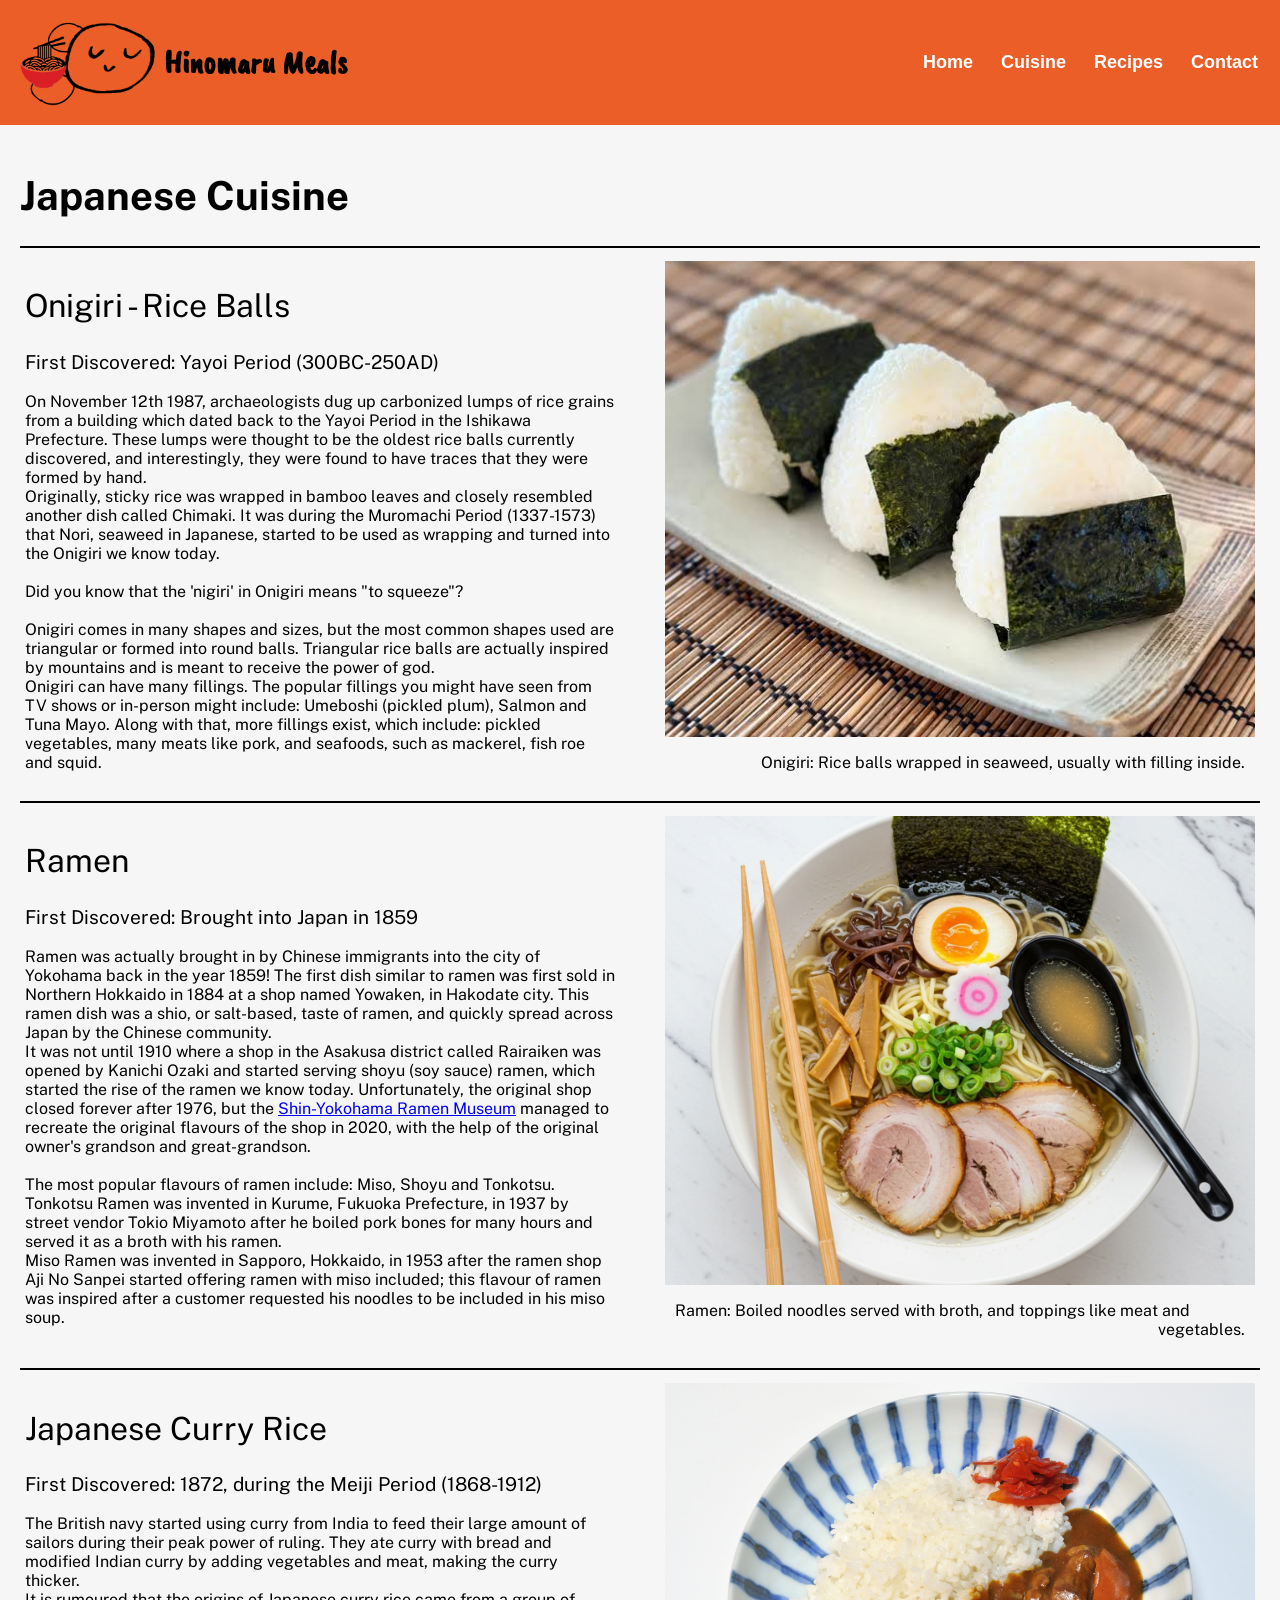
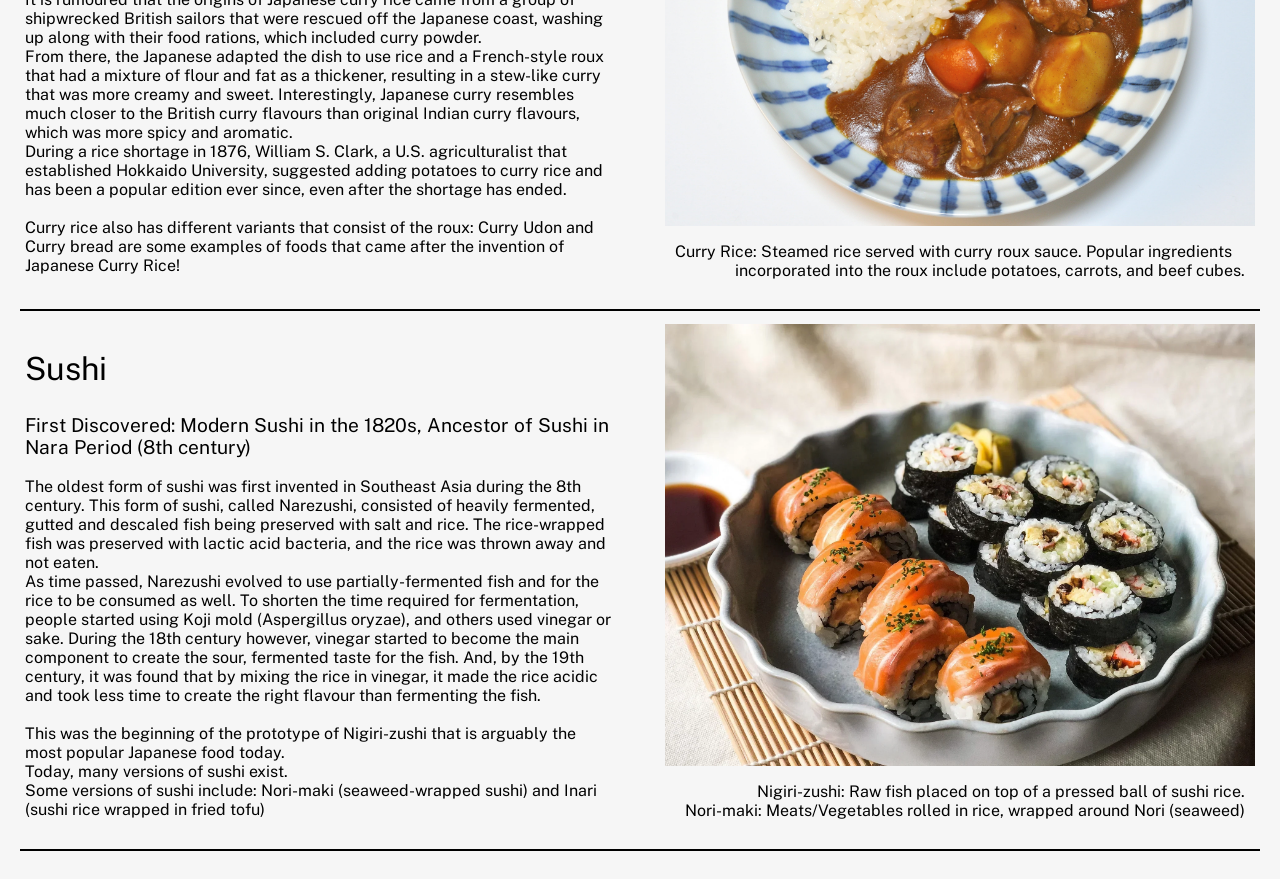
<file: cuisine.html>
<!DOCTYPE html>
<html lang="en">
<head>
    <meta charset="UTF-8">
    <meta name="viewport" content="width=device-width, initial-scale=1.0">
    <link rel="stylesheet" href="style.css">
    <link href='https://fonts.googleapis.com/css?family=Caveat%20Brush' rel='stylesheet'>
    <link href='https://fonts.googleapis.com/css?family=Public%20Sans' rel='stylesheet'>
    <title>Hinomaru Meals - Cuisine</title>
    <link rel="apple-touch-icon" sizes="180x180" href="Assets/Favicon/apple-touch-icon.png">
    <link rel="icon" type="image/png" sizes="32x32" href="Assets/Favicon/favicon-32x32.png">
    <link rel="icon" type="image/png" sizes="16x16" href="Assets/Favicon/favicon-16x16.png">
    <link rel="manifest" href="Assets/Favicon/site.webmanifest">
</head>

<body>
    <header>
        <img id="logo" src="Assets/HinomaruMealsLogo.png" alt="Logo">
        <h3>Hinomaru Meals</h3>
        <nav>
            <ul>
                <li><a href="index.html">Home</a></li>
                <li><a href="cuisine.html">Cuisine</a></li>
                <li><a href="recipes.html">Recipes</a></li>
                <li><a href="contact.html">Contact</a></li>
            </ul>
        </nav>
    </header>

    <div class="content" id="cuisine">
        <div class="content-item" id="cuisine-title">
            <h1>Japanese Cuisine</h1>
            <hr>
        </div>
        
        <div class="content-item" id="onigiri-section">
            <div class="sideimg-div">
                <img src="/Images/Rice-balls.jpg" alt="Onigiri/Rice Balls" loading="lazy">
                <p>Onigiri: Rice balls wrapped in seaweed, usually with filling inside.</p>
            </div>

            <div class="paragraph-div">
                <h2>Onigiri - Rice Balls</h2>
                <h3>First Discovered: Yayoi Period (300BC-250AD)</h3>
                <p>On November 12th 1987, archaeologists dug up carbonized lumps of rice grains from a building which dated back to the Yayoi Period in the Ishikawa Prefecture. These lumps were thought to be the oldest rice balls currently discovered, and interestingly, they were found to have traces that they were formed by hand.
                <br>Originally, sticky rice was wrapped in bamboo leaves and closely resembled another dish called Chimaki. It was during the Muromachi Period (1337-1573) that Nori, seaweed in Japanese, started to be used as wrapping and turned into the Onigiri we know today. 
                <br><br>Did you know that the 'nigiri' in Onigiri means "to squeeze"?
                <br><br>Onigiri comes in many shapes and sizes, but the most common shapes used are triangular or formed into round balls. Triangular rice balls are actually inspired by mountains and is meant to receive the power of god.
                <br>Onigiri can have many fillings. The popular fillings you might have seen from TV shows or in-person might include: Umeboshi (pickled plum), Salmon and Tuna Mayo. Along with that, more fillings exist, which include: pickled vegetables, many meats like pork, and seafoods, such as mackerel, fish roe and squid.   
                </p>
            </div>
        </div>
        <div class="content-item hr-div"> <hr> </div>

        <div class="content-item" id="ramen-section">
            <div class="sideimg-div">
                <img src="/Images/ramen.jpg" alt="Ramen/Noodles" loading="lazy">
                <p>Ramen: Boiled noodles served with broth, and toppings like meat and vegetables.</p>
            </div>
        
            <div class="paragraph-div">
                <h2>Ramen</h2>
                <h3>First Discovered: Brought into Japan in 1859</h3>
                <p>Ramen was actually brought in by Chinese immigrants into the city of Yokohama back in the year 1859! The first dish similar to ramen was first sold in Northern Hokkaido in 1884 at a shop named Yowaken, in Hakodate city. This ramen dish was a shio, or salt-based, taste of ramen, and quickly spread across Japan by the Chinese community. 
                <br>It was not until 1910 where a shop in the Asakusa district called Rairaiken was opened by Kanichi Ozaki and started serving shoyu (soy sauce) ramen, which started the rise of the ramen we know today. Unfortunately, the original shop closed forever after 1976, but the <a href="https://maps.app.goo.gl/1PGd4i9h5HPBUXpa7" target="_blank">Shin-Yokohama Ramen Museum</a> managed to recreate the original flavours of the shop in 2020, with the help of the original owner's grandson and great-grandson.
                <br><br>The most popular flavours of ramen include: Miso, Shoyu and Tonkotsu.
                <br>Tonkotsu Ramen was invented in Kurume, Fukuoka Prefecture, in 1937 by street vendor Tokio Miyamoto after he boiled pork bones for many hours and served it as a broth with his ramen.
                <br>Miso Ramen was invented in Sapporo, Hokkaido, in 1953 after the ramen shop Aji No Sanpei started offering ramen with miso included; this flavour of ramen was inspired after a customer requested his noodles to be included in his miso soup.
                </p>
            </div>
        </div>
        <div class="content-item hr-div"> <hr> </div>

        <div class="content-item" id="curry-section">
            <div class="sideimg-div">
                <img src="/Images/curry-rice.jpg" alt="Japanese Curry Rice" loading="lazy">
                <p>Curry Rice: Steamed rice served with curry roux sauce. Popular ingredients incorporated into the roux include potatoes, carrots, and beef cubes.</p>
            </div>
        
            <div class="paragraph-div">
                <h2>Japanese Curry Rice</h2>
                <h3>First Discovered: 1872, during the Meiji Period (1868-1912)</h3>
                <p>The British navy started using curry from India to feed their large amount of sailors during their peak power of ruling. They ate curry with bread and modified Indian curry by adding vegetables and meat, making the curry thicker.
                <br>It is rumoured that the origins of Japanese curry rice came from a group of shipwrecked British sailors that were rescued off the Japanese coast, washing up along with their food rations, which included curry powder.
                <br>From there, the Japanese adapted the dish to use rice and a French-style roux that had a mixture of flour and fat as a thickener, resulting in a stew-like curry that was more creamy and sweet. Interestingly, Japanese curry resembles much closer to the British curry flavours than original Indian curry flavours, which was more spicy and aromatic.
                <br>During a rice shortage in 1876, William S. Clark, a U.S. agriculturalist that established Hokkaido University, suggested adding potatoes to curry rice and has been a popular edition ever since, even after the shortage has ended.
                <br><br>Curry rice also has different variants that consist of the roux: Curry Udon and Curry bread are some examples of foods that came after the invention of Japanese Curry Rice!
                </p>
            </div>
        </div>
        <div class="content-item hr-div"> <hr> </div>

        <div class="content-item" id="sushi-section">
            <div class="sideimg-div">
                <img src="/Images/sushi.jpg" alt="Sushi" loading="lazy">
                <p>Nigiri-zushi: Raw fish placed on top of a pressed ball of sushi rice.
                <br>Nori-maki: Meats/Vegetables rolled in rice, wrapped around Nori (seaweed)
                </p>
            </div>
        
            <div class="paragraph-div">
                <h2>Sushi</h2>
                <h3>First Discovered: Modern Sushi in the 1820s, Ancestor of Sushi in Nara Period (8th century)</h3>
                <p>The oldest form of sushi was first invented in Southeast Asia during the 8th century. This form of sushi, called Narezushi, consisted of heavily fermented, gutted and descaled fish being preserved with salt and rice. The rice-wrapped fish was preserved with lactic acid bacteria, and the rice was thrown away and not eaten.
                <br>As time passed, Narezushi evolved to use partially-fermented fish and for the rice to be consumed as well. To shorten the time required for fermentation, people started using Koji mold (Aspergillus oryzae), and others used vinegar or sake. During the 18th century however, vinegar started to become the main component to create the sour, fermented taste for the fish. And, by the 19th century, it was found that by mixing the rice in vinegar, it made the rice acidic and took less time to create the right flavour than fermenting the fish. 
                <br><br>This was the beginning of the prototype of Nigiri-zushi that is arguably the most popular Japanese food today.
                <br>Today, many versions of sushi exist. 
                <br>Some versions of sushi include: Nori-maki (seaweed-wrapped sushi) and Inari (sushi rice wrapped in fried tofu) 
                </p>
            </div>
        </div>
        <div class="content-item hr-div"> <hr> </div>

    </div>

    <script>
        if ('connection' in navigator) {
            const connectionType = navigator.connection.effectiveType;

            if (connectionType === '3g' || connectionType === '2g') {
                var logo = document.getElementById("logo");
                logo.style.display = "none";
            }

            navigator.connection.addEventListener('change', () => {
                if (navigator.connection.effectiveType === '3g' || navigator.connection.effectiveType === '2g') {
                    var logo = document.getElementById("logo");
                    logo.style.display = "none";
                } else {
                    var logo = document.getElementById("logo");
                    logo.style.display = "block";
                }
            });
        }
    </script>
</body>

</html>
</file>
<file: style.css>
/* Navigation Bar spans whole screen width */ 
body {
    margin: 0;
    padding: 0;
    background-color: #f6f6f6;
}

/* Grid Layout */
.content {
    display: grid;
    grid-template-columns: 1fr;
    grid-gap: 0px;
}

.sideimg-div {
    justify-items: flex-end;
}

.sideimg-div img {
    display: block;
    justify-self: flex-end;
    width: 100%;
    max-width: 700px;
    object-fit: cover;
}

#cuisine img, #instructions img {
    height: 100%;
    box-sizing: border-box;
}

.sideimg-div p {
    padding: 0px 10px;
    font-family: 'Public Sans';
    text-align-last: end;
}

hr {
    border: none;
    height: 2px;
    background-color: black;
    width: 100%;
}

/* Home Page Config.*/
#home {
    margin: 7px;
}

#home-title h1 {
    font-family: 'Caveat Brush';
    font-size: 4em;
    margin: 20px 30px;
}

#home p {
    font-family: 'Valley Sans';
    font-size: 1.2em;
    margin: 20px 30px;
}

#home .sideimg-div {
    grid-column: 2;
    grid-row: 1 / span 3;
}

#home img {
    height: 105%;
}

#home .paragraph-div {
    grid-column: 1;
    grid-row: 2;
}

#home-button {
    display: block;
    font-family: 'Valley Sans';
    border-radius: 4px;
    background-color: #f4511e;
    border: none;
    color: white;
    text-align: center;
    align-content: center;
    font-size: 20px;
    margin: 20px 30px;
    width: 60%;
    height: 50px;
    cursor: pointer;
    text-decoration: none;
}

#home-button span {
    display: inline-block;
    position: relative;
    transition: 0.5s;
}

#home-button span:after {
    content: '\00bb';
    position: absolute;
    opacity: 0;
    right: -20px;
    transition: 0.5s;
}

#home-button:hover span {
    padding-right: 25px;
    text-decoration: underline;
}

#home-button:hover span:after {
    opacity: 1;
    right: 0;
}

/* Cuisine Page Config.*/
#cuisine {
    margin: 20px 20px;
}

#cuisine-title h1 {
    font-family: 'Public Sans';
    font-size: 2.5em;
}

#cuisine h2 {
    font-family: 'Public Sans';
    font-size: 2em;
    font-weight: normal;
}

#cuisine h3 {
    font-family: 'Public Sans';
    font-size: 1.2em;
    font-weight: normal;
}

#cuisine p {
    font-family: 'Public Sans';
    font-size: 1em;
    font-weight: normal;
}

.hr-div {
    width: 100%;
}

#onigiri-section, #ramen-section, #curry-section, #sushi-section {
    margin: 5px 5px;
    display: grid;
    grid-template-columns: 1fr 1fr;
    gap: 50px;
}

#cuisine .paragraph-div { 
    grid-row: 1;
    grid-column: 1;
}

#cuisine .sideimg-div {
    grid-row: 1;
    grid-column: 2;
    display: grid;
    grid-template-rows: 1fr auto 0;
    align-items: center;
}

/* Navigation Bar Config.*/
header {
    background-color: #eb5e28;
    display: inline-flex;
    align-items: center;
    margin: 0%;
    padding: 10px;
    width: 100%;
    box-sizing: border-box;
    justify-content: space-around;
}

header a {
    font-family: Helvetica, Arial, sans-serif;
    text-decoration: none;
    color: white;
    cursor: pointer;
}

header h3 {
    font-family: 'Caveat Brush';
    font-size: 2em;
    margin-right: auto;
}

header li {
    flex-wrap: wrap;
    list-style: none;
    display: inline-block;
    font-size: large;
    font-weight: bold;
    max-width: 100%;
    padding: 12px; 
    margin: 0px;
    transition: transform 0.2s ease;
}

header li:hover {
    text-decoration: underline;
    color: white;
    transform: scale(1.1);
}

#logo {
    height: auto;
    max-width: 10%;
    min-width: 150px;
    margin: 10px 0px;
    object-fit: contain;
    flex-shrink: 0;
    margin: 2px 2px;
    align-self: center;
}

/* Recipes Config.*/
.recipe-container {
    display: flex;
    flex-wrap: wrap;
    justify-content: center;
    gap: 20px;
    padding: 20px;
}

.recipe {
    width: 300px;
    height: 200px;
    box-sizing: border-box;
    background-size: cover;
    background-position: center;
    border: none;
    border-radius: 10px;
    box-shadow: 0 8px 16px 0 rgba(0,0,0,0.6);
    display: flex;
    align-items: last baseline;
    padding: 28px;
    justify-content: center;
    font-size: 32px;
    font-weight: bold;
    font-family: Georgia, 'Times New Roman', Times, serif;
    cursor: pointer;
    transition: transform 0.2s ease;
    text-decoration: none;
}

.recipe:hover {
    opacity: 0.92;
    transform: translateY(-4px);
}

.recipe:focus-visible {
    outline: 3px solid #604C36;
    outline-offset: 0px;
}

.recipe:active {
    transition: transform 0s ease;
    box-shadow: 0 8px 20px 0 rgba(0,0,0,0.9);
    transform: translateY(4px);
}

#riceballs {
    background-image: url('Images/Rice-balls.jpg');
    color: white;
    -webkit-text-stroke: 0.4px black;
}

#ramen {
    background-image: url('Images/ramen.jpg');
    color: white;
    -webkit-text-stroke: 0.4px black;
}

#sushi {
    background-image: url('Images/sushi.jpg');
    color: white;
    -webkit-text-stroke: 0.4px black;
}

#curry {
    background-image: url('Images/curry-rice.jpg');
    color: white;
    -webkit-text-stroke: 0.4px black;
}

/* Instructions Config */
#instructions {
    grid-template-columns: 1.2fr 1fr;
    grid-template-rows: 1fr auto;
    margin: 20px 30px;
    gap: 30px;
}

#instructions p {
    display: none;
    font-size: 1em;
    font-family: 'Public Sans';
}

#instructions h1 {
    font-size: 4em;
    font-family: 'Caveat Brush';
    color: white;
    -webkit-text-stroke: 0.3px black;
}

#instructions h2 {
    display: none;
    font-size: 1.5em;
    font-family: 'Public Sans';
    margin-bottom: 15px;
}

#instructions h3 {
    display: none;
    font-size: 1.2em;
    font-family: 'Public Sans';
    font-weight: normal;
}

#instructions .paragraph-div { 
    grid-row: 1;
    grid-column: 1;
}

#instructions .sideimg-div {
    grid-row: 1;
    grid-column: 2;
    display: grid;
    align-items: center;
}

#instructions img {
    max-height: 85%;
    display: none;
}

#instructions.recipe-selected h1,
#instructions.recipe-selected h2,
#instructions.recipe-selected h3,
#instructions.recipe-selected p,
#instructions.recipe-selected img {
    display: block;
}

#instructions.recipe-selected img {
    border: 5px solid #604C36;
}

/* Contact Page Config */
#contact {
    margin: 20px 30px;
    text-align: center;
}

#contact h1 {
    font-family: 'Caveat Brush';
    font-size: 4em;
    margin: 20px;
}

#contact p {
    font-family: 'Public Sans';
    font-size: 1.2em;
    margin: 10px 30px;
}

#contact h2 {
    text-decoration: underline;
    font-family: 'Public Sans';
    font-size: 2.3em;
    margin: 20px;
}

.content .socials {
    display: grid;
    grid-template-columns: repeat(auto-fit, minmax(min(100%, 200px), 1fr));
    margin-top: 20px;
    gap: 12px;
}

.socials div {
    width: fit-content;
    display: flex;
    align-items: center;
    justify-content: center;
    gap: 10px;
    min-width: 200px;
    transition: transform 0.2s ease;
}

#contact h3 {
    display: block;
    font-family: 'Public Sans';
    font-size: 1.2em;
}

.socials div:hover {
    text-decoration: underline;
    color: purple;
    transform: scale(1.05);
    transform-origin: left;
}

.socials img {
    display: block;
    width: 50px;
    height: 50px;
    box-sizing: border-box;
    object-fit: contain;
}

/* Responsive design on mobile devices */
@media screen and (max-width: 769px) {
    #home-title h1 {
        font-size: 3em;
    }

    #home-button {
        font-size: 1em;
        width: 70%;
    }

    #cuisine h1 {
        font-size: 2em;
    }

    #cuisine h2 {
        font-size: 1.7em;
    }
    
    #cuisine img {
        max-height: 85%;
    }

    #cuisine .paragraph-div, #cuisine .sideimg-div {
        font-size: 0.8em;
    }

    .sideimg-div p {
        text-align-last: left;
    }

    header ul {
        margin-left: 20%;
    }

    #instructions p {
        font-size: 0.8em;
    }

    #instructions h1 {
        font-size: 3.5em;
    }

    #instructions h2 {
        font-size: 1.4em;
    }

    #instructions h3 {
        font-size: 1.2em;
    }

    #contact .socials {
        align-items: center;
        justify-items: center;
    }
}

@media screen and (max-width: 480px) {
    .content {
        justify-content: center;
    }

    #home, #cuisine, #instructions {
        text-align: center;
    }

    #home .sideimg-div, #home .paragraph-div, #cuisine .paragraph-div {
        grid-column: auto;
        grid-row: auto;
    }

    #onigiri-section, #ramen-section, #curry-section, #sushi-section {
        display: block;
    }

    #cuisine img, #instructions img {
        max-height: 100%;
    }

    #home-title h1 {
        display: none;
    }
    
    #home-title p {
        font-size: 1.2em;
    }

    #home-button {
        justify-self: center;
        font-size: 1em;
        width: 80%;
    }

    .sideimg-div p {
        display: none;
    }

    #home .paragraph-div p {
        padding: 10px;
        font-size: 1em;
    }
    
    #cuisine p {
        font-size: 0.9em;
    }

    header {
        flex-direction: column;
        justify-content: center;
    }

    header ul {
        margin: 0%;
        padding: 0%;
        text-align: center;
    }

    header nav {
        margin: 10px;
        width: 100%;
    }
    
    header h3 {
        margin: 10px 10px;
    }

    header li {
        margin: 3px 0%;
        padding: 8px;
    }

    #instructions {
        grid-template-columns: 1fr;
        grid-template-rows: 1fr;
    }

    #instructions h1 {
        font-size: 4em;
    }

    #instructions h2 {
        font-size: 1.5em;
    }

    #instructions h3 {
        font-size: 1.1em;
    }

    #instructions p {
        font-size: 1em;
        line-height: 30px;
    }

   #instructions .sideimg-div {
        grid-row: 2;
        grid-column: auto;
    }

    .recipe-container {
        flex-direction: column;
        align-items: center;
    }

    .recipe {
        width: 90%;
        height: auto;
    }

    #contact .socials {
        grid-template-columns: 1fr;
    }

    #contact h2 {
        font-size: 2em;
        margin: 15px 0;
    }

    #contact h1 {
        font-size: 3.5em;
    }

    #contact p {
        font-size: 1.1em;
    }
}
</file>
